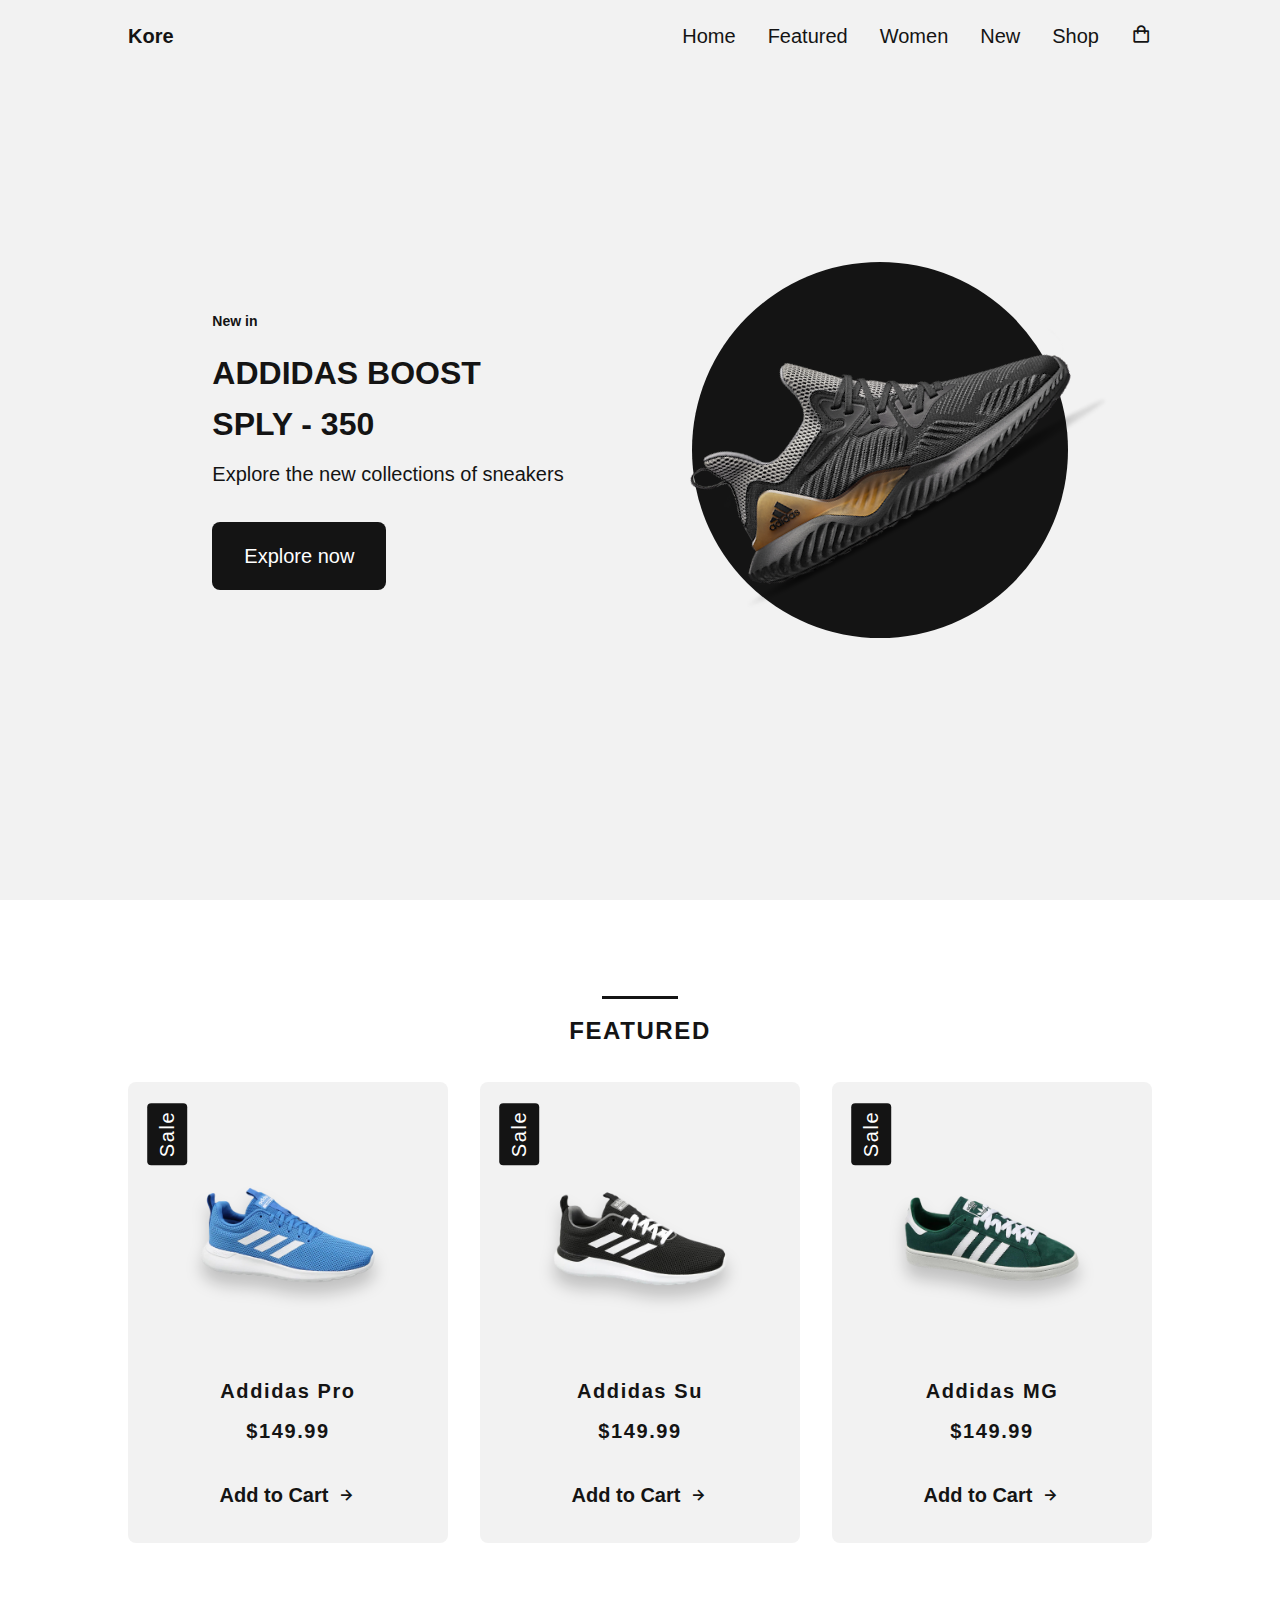
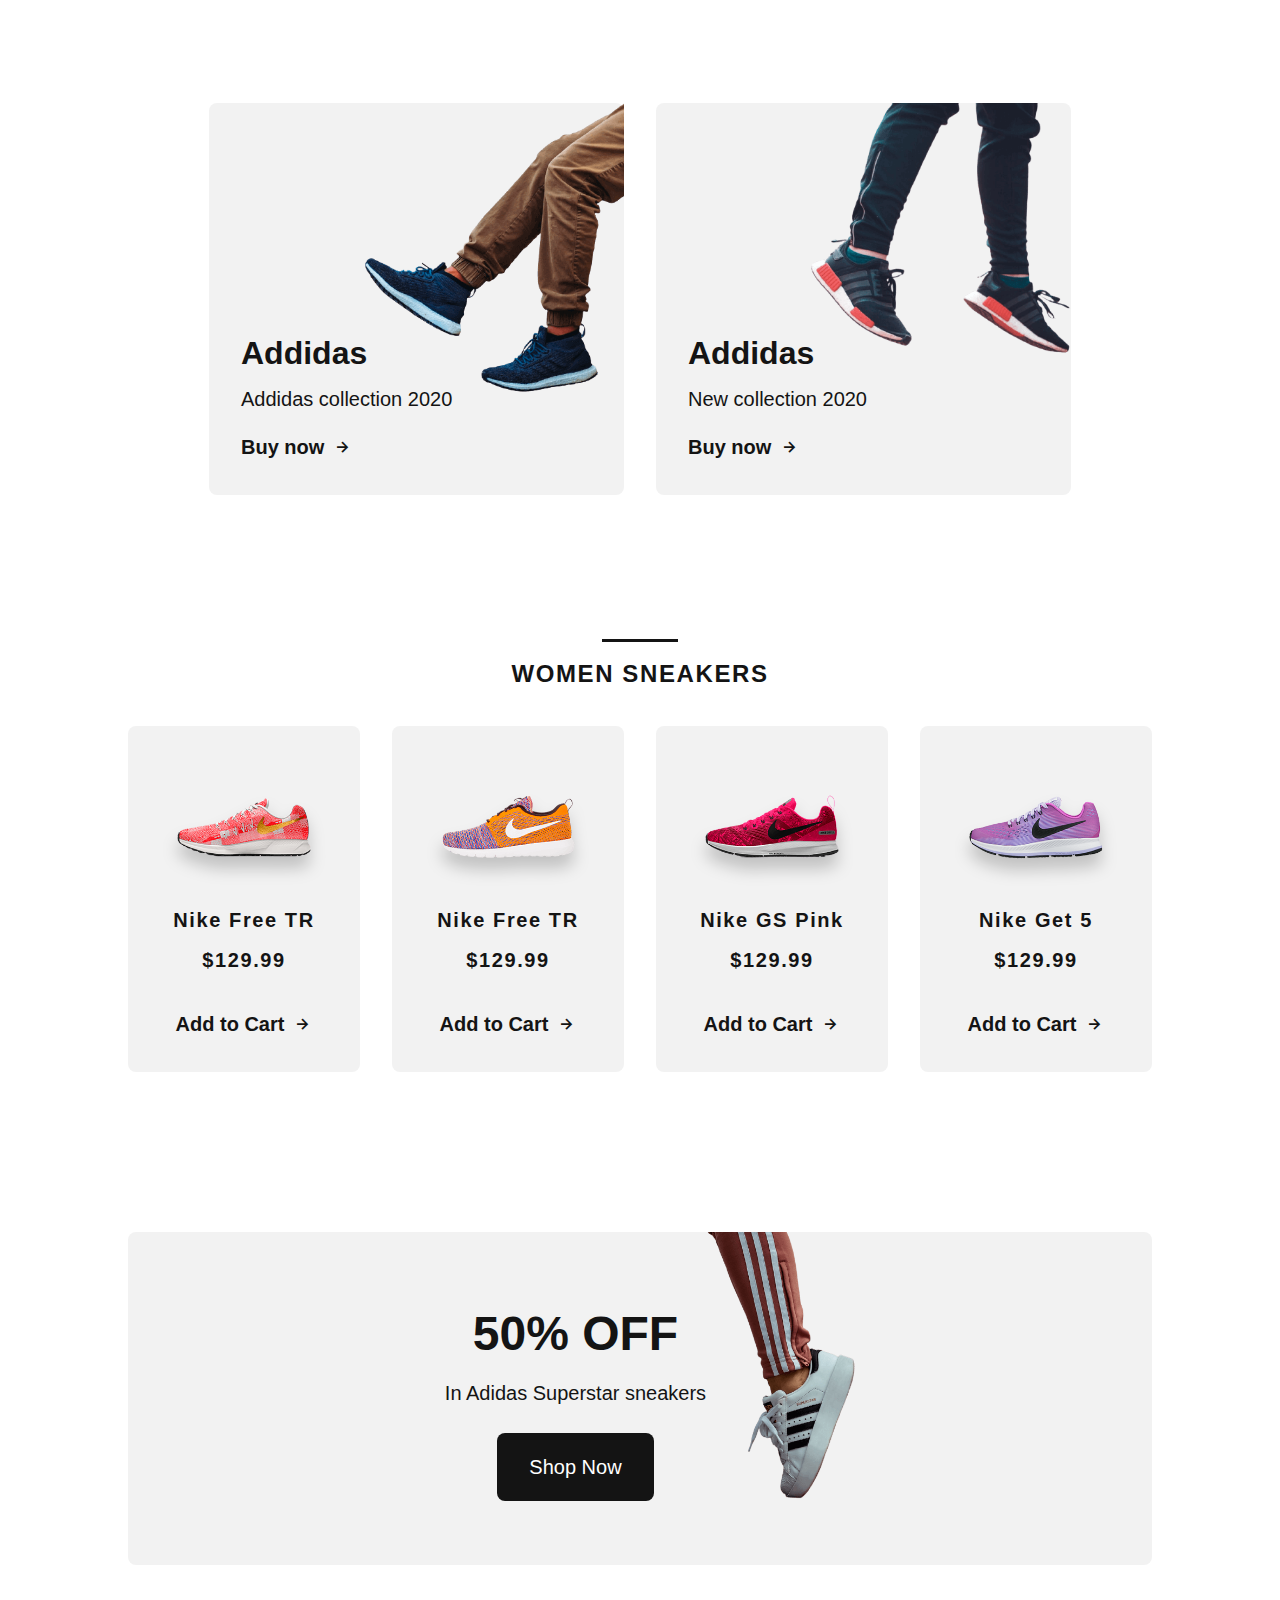
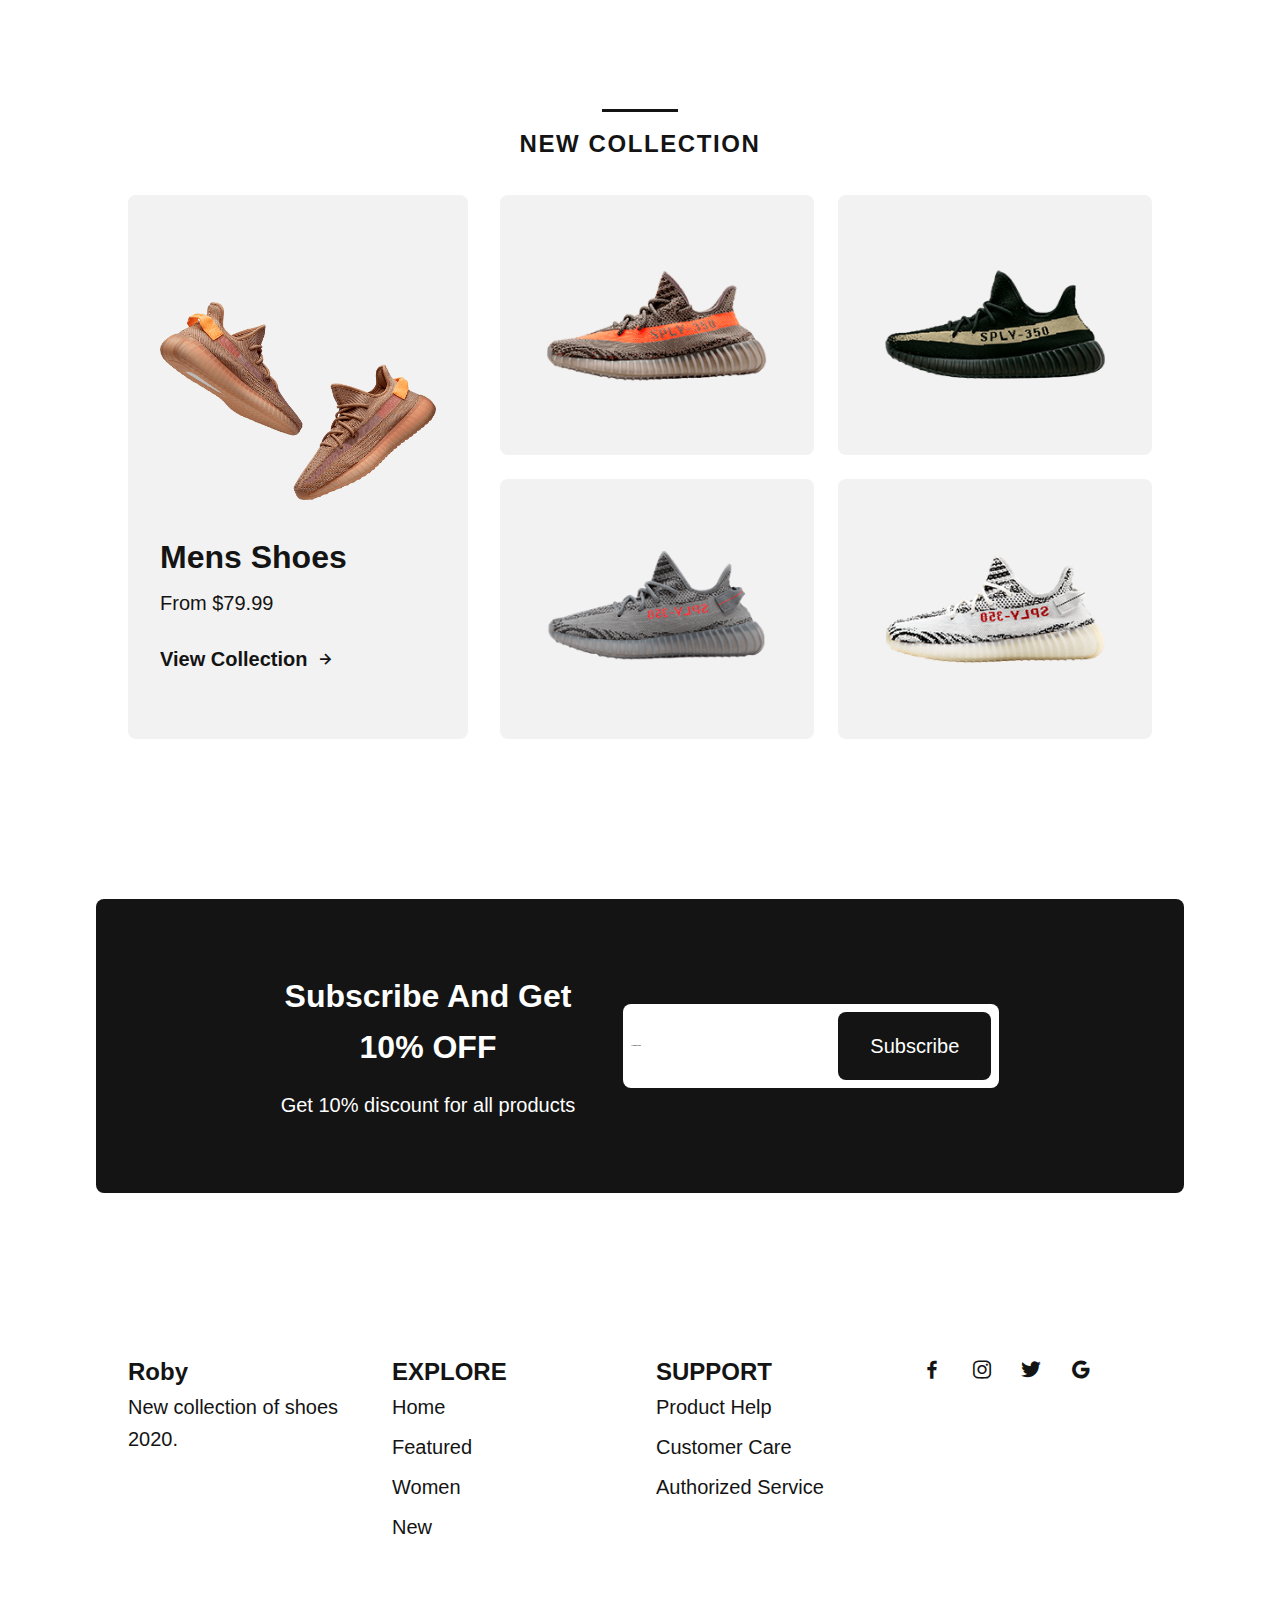
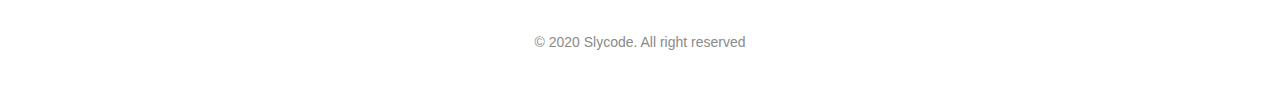
<file: index.html>
<!DOCTYPE html>
<html lang="en">
  <head>
    <meta charset="UTF-8" />
    <meta name="viewport" content="width=device-width, initial-scale=1.0" />
    <title>Sneakers Store</title>
    <!-- font-awesome -->
	
    <!-- styles -->
    <link rel="stylesheet" href="css/index.css" />
	<!-- Box icons-->
	<link href='https://unpkg.com/boxicons@2.0.7/css/boxicons.min.css' rel='stylesheet'>
	<script src="js/index.js"></script>
  </head>
  <body>
    <div class="header" id="header">
		<nav class="nav bd-grid">
		<button class="nav-toggle">
            <i class="bx bxs-grid"></i>
          </button>
		
		
		<a href="#" class="nav_logo">Kore</a>
		<div class="nav_menu" id="nav-menu">
		<ul class="links">
		<li class="nav_item"><a href="#home" class="nav_link">Home</a></li>
		<li class="nav_item"><a href="#featured" class="nav_link">Featured</a></li>
		<li class="nav_item"><a href="#women" class="nav_link">Women</a></li>
		<li class="nav_item"><a href="#new" class="nav_link">New</a></li>
		<li class="nav_item"><a href="shop.html" class="nav_link">Shop</a></li>
		</ul>
		</div>
		
		<div class="nav_shop">
		<i class="bx bx-shopping-bag" ></i>
		</div>
		</nav>
		</div>
	<main class="main1">
		<!-- Home-->
		<section class="home" id="home">
		<div class="home_container bd-grid">
		<div class="home_sneaker">
		<div class="home_shape"></div>
		<img src="img/mysneakers1.png" alt="" class="home_img">
		</div>
		<div class="home_data">
			<span class="home_new">New in</span>
			<h1 class="home_title">ADDIDAS BOOST <br> SPLY - 350</h1>
			<p class="home_description">Explore the new collections of sneakers</p>
			<a href="#" class="button">Explore now</a>
		</div>
		</div>
		</section>
		<!-- Featured-->
		<section class="featured section" id="featured">
			<h2 class="section-title">FEATURED</h2>
			
			<div class="featured_container bd-grid">
			<article class="sneaker">
				<div class="sneaker_sale">Sale</div>
				<img src="img/mysneakers2.png" alt="" class="sneaker_img">
				<span class="sneaker_name">Addidas Pro </span>
				<span class="sneaker_price">$149.99</span>
				<a href="" class="button-light">Add to Cart<i class='bx bx-right-arrow-alt button-icon' ></i></a>
			</article>
			
			<article class="sneaker">
				<div class="sneaker_sale">Sale</div>
				<img src="img/mysneakers3.png" alt="" class="sneaker_img">
				<span class="sneaker_name">Addidas Su</span>
				<span class="sneaker_price">$149.99</span>
				<a href="" class="button-light">Add to Cart<i class='bx bx-right-arrow-alt button-icon' ></i></a>
			</article>
			
			<article class="sneaker">
				<div class="sneaker_sale">Sale</div>
				<img src="img/mysneakers4.png" alt="" class="sneaker_img">
				<span class="sneaker_name">Addidas MG</span>
				<span class="sneaker_price">$149.99</span>
				<a href="" class="button-light">Add to Cart<i class='bx bx-right-arrow-alt button-icon' ></i></a>
			</article>
			</div>
		</section>
      <!--COLLECTION-->
	  <section class="collection section">
		<div class="collection_container bd-grid">
			<div class="collection_card">
			<div class="collection_data">
			<h3 class="collection_name">Addidas</h3>
			<p class="collection_description">Addidas collection 2020</p>
			<a href="#" class="button-light">Buy now <i class='bx bx-right-arrow-alt button-icon' ></i></a>
		</div>
		
			<img src="img/collection1.png" alt="" class="collection_img">
		</div>
		
		<div class="collection_card">
			<div class="collection_data">
			<h3 class="collection_name">Addidas</h3>
			<p class="collection_description">New collection 2020</p>
			<a href="#" class="button-light">Buy now <i class='bx bx-right-arrow-alt button-icon' ></i></a>
		</div>
		
			<img src="img/collection2.png" alt="" class="collection_img">
		</div>
		</div>
	  </section>
	  <section class="women section" id="women">
			<h2 class="section-title">WOMEN SNEAKERS</h2>
			
			<div class="women_container bd-grid">
			<article class="sneaker">
				<img src="img/women1.png" alt="" class="sneaker_img">
				<span class="sneaker_name">Nike Free TR</span>
				<span class="sneaker_price">$129.99</span>
				<a href="" class="button-light">Add to Cart<i class='bx bx-right-arrow-alt button-icon' ></i></a>
			</article>
			
			<article class="sneaker">
				<img src="img/women2.png" alt="" class="sneaker_img">
				<span class="sneaker_name">Nike Free TR</span>
				<span class="sneaker_price">$129.99</span>
				<a href="" class="button-light">Add to Cart<i class='bx bx-right-arrow-alt button-icon' ></i></a>
			</article>
			
			<article class="sneaker">
				<img src="img/women3.png" alt="" class="sneaker_img">
				<span class="sneaker_name">Nike GS Pink</span>
				<span class="sneaker_price">$129.99</span>
				<a href="" class="button-light">Add to Cart<i class='bx bx-right-arrow-alt button-icon' ></i></a>
			</article>
			
			<article class="sneaker">
				<img src="img/women4.png" alt="" class="sneaker_img">
				<span class="sneaker_name">Nike Get 5</span>
				<span class="sneaker_price">$129.99</span>
				<a href="" class="button-light">Add to Cart<i class='bx bx-right-arrow-alt button-icon' ></i></a>
			</article>
			</div>
	  </section>
	  <!--OFFER-->
	  <section class="offer section">
		<div class="offer_container bd-grid">
		<div class="offer_data">
			<h3 class="offer_title">50% OFF</h3>
			<p class="offer_description">In Adidas Superstar sneakers</p>
			<a href="#" class="button">Shop Now</a>
			</div>
			
			<img src="img/offert.png" alt="" class="offer_img">
			</div>
		</section>
		
		<!--New collection-->
		<section class="new section" id="new">
			<h2 class="section-title">NEW COLLECTION</h2>
			
			<div class="new_container bd-grid">
				<div class="new_mens">
					<img src="img/new1.png" alt="" class="new_mens-img">
					<h3 class="new_title">Mens Shoes</h3>
					<span class="new_price">From $79.99</span>
					<a href="#" class="button-light">View Collection <i class='bx bx-right-arrow-alt button-icon' ></i></a>
				</div>
				
				 <div class="new_sneaker">
					<div class="new_sneaker-card">
						<img src="img/new2.png" alt="" class="new_sneaker-img">
						<div class="new_sneaker-overlay">
							<a href="#" class="button">Add to Cart</a>
						</div>
					</div>
					
					<div class="new_sneaker-card">
						<img src="img/new3.png" alt="" class="new_sneaker-img">
						<div class="new_sneaker-overlay">
							<a href="#" class="button">Add to Cart</a>
						</div>
					</div>
					
					<div class="new_sneaker-card">
						<img src="img/new4.png" alt="" class="new_sneaker-img">
						<div class="new_sneaker-overlay">
							<a href="#" class="button">Add to Cart</a>
						</div>
					</div>
					
					<div class="new_sneaker-card">
						<img src="img/new5.png" alt="" class="new_sneaker-img">
						<div class="new_sneaker-overlay">
							<a href="#" class="button">Add to Cart</a>
						</div>
					</div>
				</div>
			</div>
			</section>
			<!--NEWSLETTER-->
			<section class="newsletter section">
				<div class="newsletter_container bd-grid">
				<div>
					<h3 class="newsletter_title">Subscribe And Get <br> 10% OFF</h3>
					<p class="newsletter_description">Get 10% discount for all products</p>
				</div>
				
				<form action="" class="newsletter_subscribe">
				<input type="text" placeholder="@email.com" class="newsletter_input">
				<a href="#" class="button">Subscribe</a>
				</form>
				</div>
			</section>
    </main>
	
	<!--FOOTER-->
	<footer class="footer section">
		<div class="footer_container bd-grid">
			<div class="footer_box">
			<h3 class="footer_title">Roby</h3>
			<p class="footer_description">New collection of shoes 2020.</p>
			</div>
			
			<div class="footer_box">
			<h3 class="footer_title">EXPLORE</h3>
			<ul>
			<li><a href="#home" class="footer_link">Home</a></li>
			<li><a href="#featured" class="footer_link">Featured</a></li>
			<li><a href="#women" class="footer_link">Women</a></li>
			<li><a href="#new" class="footer_link">New</a></li>
			</ul>
			</div>
			
			<div class="footer_box">
			<h3 class="footer_title">SUPPORT</h3>
			<ul>
			<li><a href="#home" class="footer_link">Product Help</a></li>
			<li><a href="#featured" class="footer_link">Customer Care</a></li>
			<li><a href="#featured" class="footer_link">Authorized Service</a></li>
			</ul>
			</div>
			
			<div class="footer_box">
				<a href="#" class="footer_social"><i class='bx bxl-facebook' ></i></a>
				<a href="#" class="footer_social"><i class='bx bxl-instagram' ></i></a>
				<a href="#" class="footer_social"><i class='bx bxl-twitter' ></i></a>
				<a href="#" class="footer_social"><i class='bx bxl-google' ></i></a>
			</div>
		</div>
		
		<p class="footer_copy">&#169; 2020 Slycode. All right reserved</p>
	</footer>
	</body>
	</html>
</file>
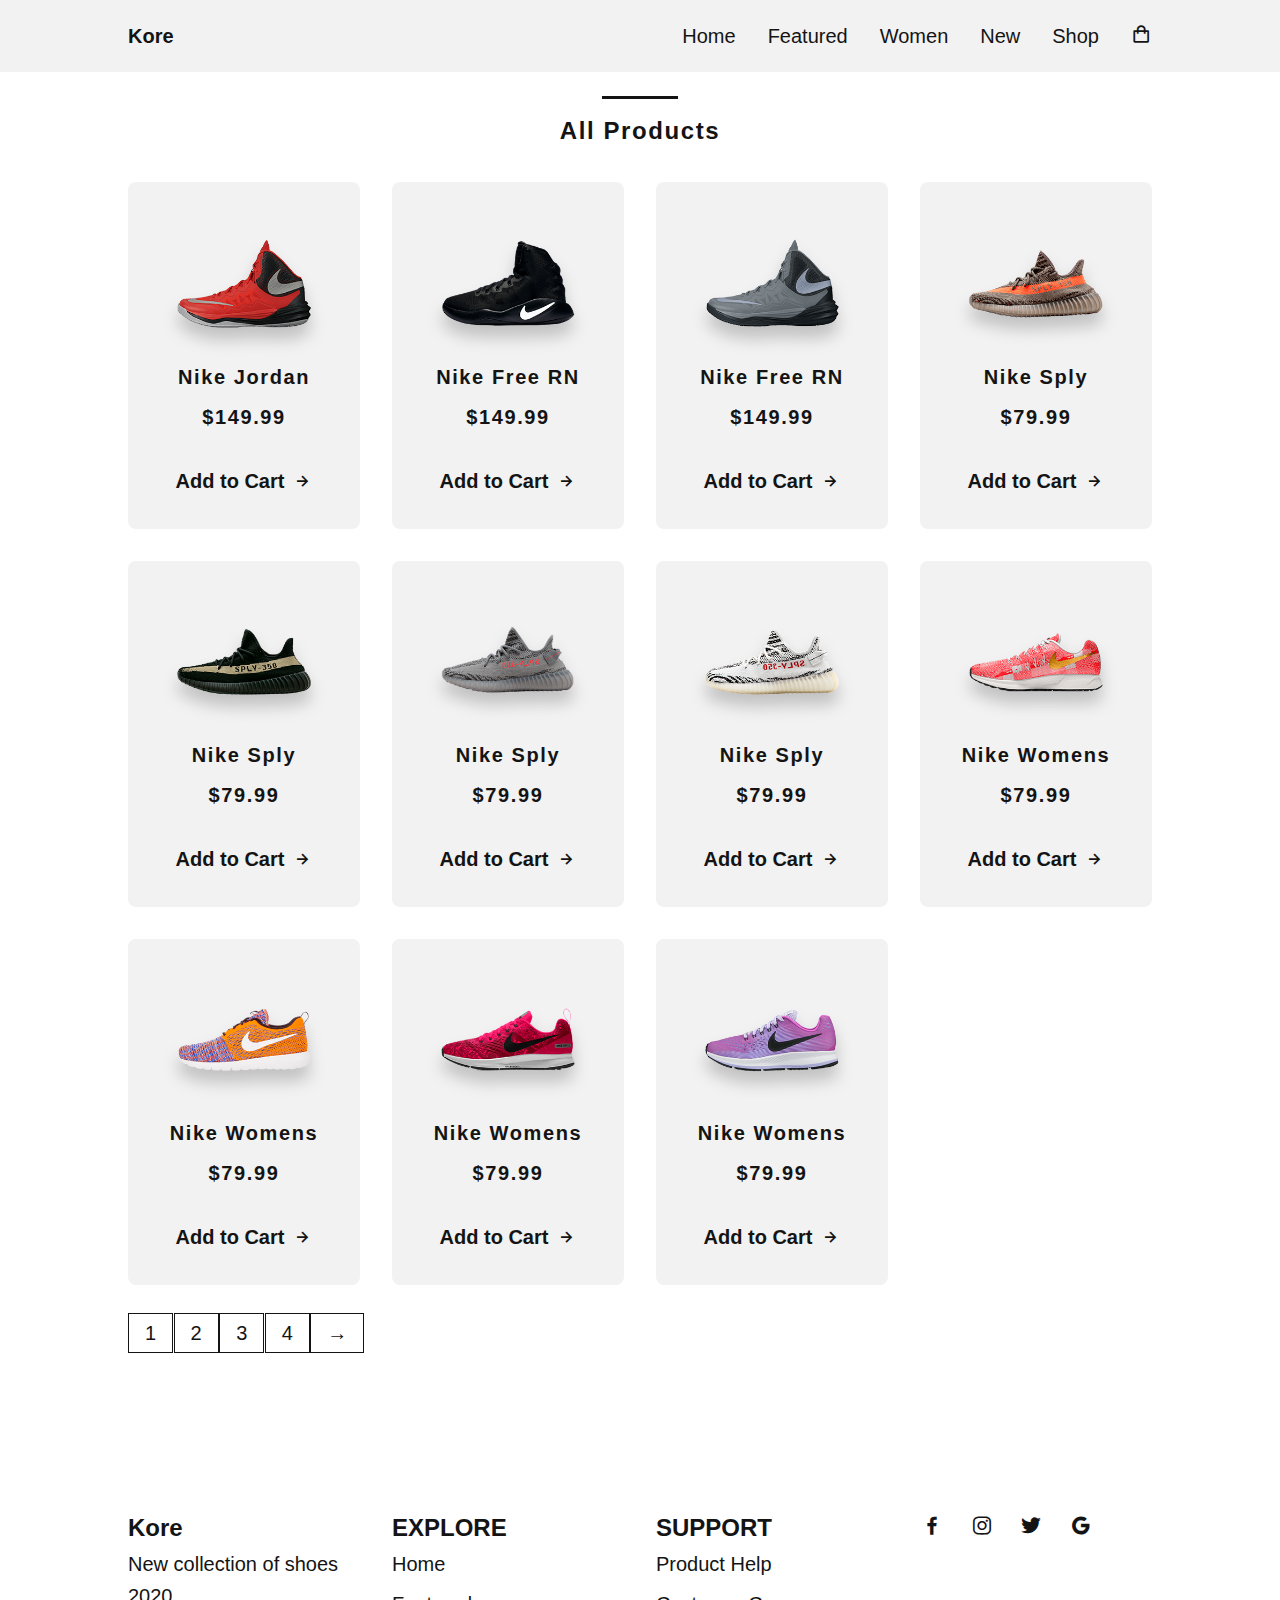
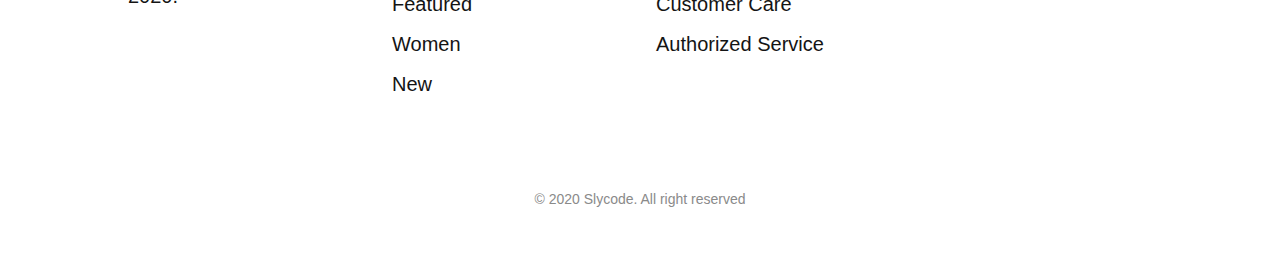
<file: shop.html>
<!DOCTYPE html>
<html lang="en">
<head>
	<meta charset="UTF-8" />
    <meta name="viewport" content="width=device-width, initial-scale=1.0" />
<title>Responsive Ecommerce website sneakers</title>
<!-- styles -->
    <link rel="stylesheet" href="css/index.css" />
	<!-- Box icons-->
	<link href='https://unpkg.com/boxicons@2.0.7/css/boxicons.min.css' rel='stylesheet'>
	<script src="js/index.js"></script>
</head>
<body>

<!--Header--->
<header class="header" id="header">
<nav class="nav bd-grid">
		<button class="nav-toggle">
            <i class="bx bxs-grid"></i>
          </button>
		
		
		<a href="#" class="nav_logo">Kore</a>
		<div class="nav_menu" id="nav-menu">
		<ul class="links">
		<li class="nav_item"><a href="index.html" class="nav_link">Home</a></li>
		<li class="nav_item"><a href="index.html#featured" class="nav_link">Featured</a></li>
		<li class="nav_item"><a href="index.html#women" class="nav_link">Women</a></li>
		<li class="nav_item"><a href="index.html#new" class="nav_link">New</a></li>
		<li class="nav_item"><a href="#shop" class="nav_link active"></a>Shop</li>
		</ul>
		</div>
		
		<div class="nav_shop">
		<i class="bx bx-shopping-bag" ></i>
		</div>
		</nav>
</header>

<main class="main1">
	<!-- All products -->
	<section class="featured section" id="shop">
			<h2 class="section-title">All Products</h2>
			
			<div class="featured_container bd-grid">
			<article class="sneaker">
				<img src="img/featured1.png" alt="" class="sneaker_img">
				<span class="sneaker_name">Nike Jordan </span>
				<span class="sneaker_price">$149.99</span>
				<a href="" class="button-light">Add to Cart<i class='bx bx-right-arrow-alt button-icon' ></i></a>
			</article>
			
			<article class="sneaker">
				<img src="img/featured2.png" alt="" class="sneaker_img">
				<span class="sneaker_name">Nike Free RN</span>
				<span class="sneaker_price">$149.99</span>
				<a href="" class="button-light">Add to Cart<i class='bx bx-right-arrow-alt button-icon' ></i></a>
			</article>
			
			<article class="sneaker">
				<img src="img/featured3.png" alt="" class="sneaker_img">
				<span class="sneaker_name">Nike Free RN</span>
				<span class="sneaker_price">$149.99</span>
				<a href="" class="button-light">Add to Cart<i class='bx bx-right-arrow-alt button-icon' ></i></a>
			</article>
			
			<article class="sneaker">
				<img src="img/new2.png" alt="" class="sneaker_img">
				<span class="sneaker_name">Nike Sply</span>
				<span class="sneaker_price">$79.99</span>
				<a href="" class="button-light">Add to Cart<i class='bx bx-right-arrow-alt button-icon' ></i></a>
			</article>
			
			<article class="sneaker">
				<img src="img/new3.png" alt="" class="sneaker_img">
				<span class="sneaker_name">Nike Sply</span>
				<span class="sneaker_price">$79.99</span>
				<a href="" class="button-light">Add to Cart<i class='bx bx-right-arrow-alt button-icon' ></i></a>
			</article>
			
			<article class="sneaker">
				<img src="img/new4.png" alt="" class="sneaker_img">
				<span class="sneaker_name">Nike Sply</span>
				<span class="sneaker_price">$79.99</span>
				<a href="" class="button-light">Add to Cart<i class='bx bx-right-arrow-alt button-icon' ></i></a>
			</article>
			
			<article class="sneaker">
				<img src="img/new5.png" alt="" class="sneaker_img">
				<span class="sneaker_name">Nike Sply</span>
				<span class="sneaker_price">$79.99</span>
				<a href="" class="button-light">Add to Cart<i class='bx bx-right-arrow-alt button-icon' ></i></a>
			</article>
			
			<article class="sneaker">
				<img src="img/women1.png" alt="" class="sneaker_img">
				<span class="sneaker_name">Nike Womens</span>
				<span class="sneaker_price">$79.99</span>
				<a href="" class="button-light">Add to Cart<i class='bx bx-right-arrow-alt button-icon' ></i></a>
			</article>
			
			<article class="sneaker">
				<img src="img/women2.png" alt="" class="sneaker_img">
				<span class="sneaker_name">Nike Womens</span>
				<span class="sneaker_price">$79.99</span>
				<a href="" class="button-light">Add to Cart<i class='bx bx-right-arrow-alt button-icon' ></i></a>
			</article>
			
			<article class="sneaker">
				<img src="img/women3.png" alt="" class="sneaker_img">
				<span class="sneaker_name">Nike Womens</span>
				<span class="sneaker_price">$79.99</span>
				<a href="" class="button-light">Add to Cart<i class='bx bx-right-arrow-alt button-icon' ></i></a>
			</article>
			
			<article class="sneaker">
				<img src="img/women4.png" alt="" class="sneaker_img">
				<span class="sneaker_name">Nike Womens</span>
				<span class="sneaker_price">$79.99</span>
				<a href="" class="button-light">Add to Cart<i class='bx bx-right-arrow-alt button-icon' ></i></a>
			</article>
			
			
			</div>
			
			
			<div class="sneaker_pages bd-grid">
				<div>
				<span class="sneaker_pag">1</span>
				<span class="sneaker_pag">2</span>
				<span class="sneaker_pag">3</span>
				<span class="sneaker_pag">4</span>
				<span class="sneaker_pag">&#8594;</span>
				</div>
			</div>
		</section>
</main>

<!---FOOTER---->
<footer class="footer section">
		<div class="footer_container bd-grid">
			<div class="footer_box">
			<h3 class="footer_title">Kore</h3>
			<p class="footer_description">New collection of shoes 2020.</p>
			</div>
			
			<div class="footer_box">
			<h3 class="footer_title">EXPLORE</h3>
			<ul>
			<li><a href="#home" class="footer_link">Home</a></li>
			<li><a href="#featured" class="footer_link">Featured</a></li>
			<li><a href="#women" class="footer_link">Women</a></li>
			<li><a href="#new" class="footer_link">New</a></li>
			</ul>
			</div>
			
			<div class="footer_box">
			<h3 class="footer_title">SUPPORT</h3>
			<ul>
			<li><a href="#home" class="footer_link">Product Help</a></li>
			<li><a href="#featured" class="footer_link">Customer Care</a></li>
			<li><a href="#featured" class="footer_link">Authorized Service</a></li>
			</ul>
			</div>
			
			<div class="footer_box">
				<a href="#" class="footer_social"><i class='bx bxl-facebook' ></i></a>
				<a href="#" class="footer_social"><i class='bx bxl-instagram' ></i></a>
				<a href="#" class="footer_social"><i class='bx bxl-twitter' ></i></a>
				<a href="#" class="footer_social"><i class='bx bxl-google' ></i></a>
			</div>
		</div>
		
		<p class="footer_copy">&#169; 2020 Slycode. All right reserved</p>
	</footer>

<!---MAIN JS--->
</body>
</html>
</file>
<file: css/index.css>
/*
=============== 
Fonts
===============
*/
@import url("https://fonts.googleapis.com/css?family=Open+Sans|Roboto:400,700&display=swap");

/*
=============== 
Variables
===============
*/
:root{
	--header-height:3rem;
	
	/*font weight*/
	--font-medium:500;
	--font-semi-bold:600;
	--font-bold:700;
	/*colors*/
	--dark-color:#141414;
	--dark-color-light:#8A8A8A;
	--dark-color-lighten:#f2f2f2;
	--white-color:#FFF;
	/* FONT AND TYPOGRAPHY*/
	--body-font:"Poppins", sans-serif;
	--big-font-size:1.25rem;
	--bigger-font-size:1.5rem;
	--biggest-font-size:2rem;
	--h2-font-size:1.25rem;
	--normal-font-size:.938rem;
	--smaller-font-size:.813rem;
	/*Margins*/
	--mb-1:.5rem;
	--mb-2:1rem;
	--mb-3:1.5rem;
	--mb-4:2rem;
	--mb-5:2.5rem;
	--mb-6:2rem;
	/*z index*/
	--z-fixed:100;
	/* rotate img*/
	--rotate-img:rotate(-30deg);
}
@media screen and (min-width: 768px){
	:root{
	--big-font-size:1.5rem;
	--bigger-font-size:2rem;
	--biggest-font-size:3rem;
	--normal-font-size:.1rem;
	--smaller-font-size:.875rem;
	}
}
  /* Base */
  *,::before,::after{
	  margin: 0;
	  padding: 0;
  }
html{
	scroll-behavior:smooth;
}
body{
	margin:var(--header-height)0 0 0;
	font-family:var(--body-font);
	font-size:var(--normal-font-size);
	font-weight:var(--font-medium);
	color:var(--dark-color);
	line-height:1.6;
}
h1,h2,h3,p,ul{
	margin:0;
}
ul{
	padding:0;
	list-style:none;
	
}
a{
	text-decoration:none;
	color:var(--dark-color);
}
img{
	max-width:100%;
	height:auto;
	display:block;
}

.section{
	padding:5rem 0 2rem;
}
.section-title{
	position:relative;
	font-size:var(--big-font-size);
	margin-bottom:var(--mb-4);
	text-align:center;
	letter-spacing:.1rem;
}
.section-title::after{
	content:"";
	position:absolute;
	width:56px;
	height:.18rem;
	top:-1rem;
	left:0;
	right:0;
	margin:auto;
	background-color:var(--dark-color);
}
/* layout*/
.bd-grid{
	max-width:1024px;
	display:grid;
	grid-template-columns:100%;
	column-gap:2rem;
	width:calc(100% - 2rem);
	margin-left:var(--mb-2);
	margin-right:var(--mb-2);
}
.header{
	width:100%;
	position:fixed;
	top:0;
	left:0;
	z-index:var(--z-fixed);
	background-color:var(--dark-color-lighten);
	    box-sizing: border-box;

}
/* Nav*/
.nav{
	height:var(--header-height);
	display:flex;
	justify-content:space-between;
	align-items:center;
		font-size:1.25rem;

}

@media screen and (max-width:768px) {
	.links{
		position:fixed;
		top:var(--header-height);
		left:-100%;
	  	width:70%;
		height:100vh;
		padding:2rem;
		background-color:var(--white-color);
		transition:.5s;
		
	}
	
}
.nav_item{
	margin-bottom:var(--mb-4);
}
.nav_logo{
	font-weight:var(--font-semi-bold);
}
.nav-toggle, .nav_shop{
	font-size:1.3rem;
	cursor:pointer;
	
}
/* Show menu*/
.show{
	left:0;
}
/*Home*/
.home{
	background-color:var(--dark-color-lighten);
	overflow:hidden;
}
.home_container{
	height:calc(100vh - var(--header-height));
}
.home_sneaker{
	position:relative;
	display:flex;
	justify-content:center;
	align-self:center;
}
.home_shape{
	width:220px;
	height:220px;
	background-color:var(--dark-color);
	border-radius:50%;
}
.home_img{
	position:absolute;
	top:1.5rem;
	max-width:initial;
	width:275px;
	transform:var(--rotate-img);
}
.home_new{
	display:block;
	font-size:var(--smaller-font-size);
	font-weight:var(--font-semi-bold);
	margin-bottom:var(--mb-2);
}
.home_title{
	font-size:var(--bigger-font-size);
	margin-bottom:var(--mb-1);

}
.home_description{
	margin-bottom:var(--mb-6);
		font-size:1.25rem;

}
/*---BUTTONS--*/
.button{
	display:inline-block;
	background-color:var(--dark-color);
	color:var(--white-color);
	padding:1.125rem 2rem;
	font-weight:var(--font-medium);
	font-size:1.25rem;

	border-radius:.5rem;
	transition:.3s;
}
.button:hover{
	transform:translateY(-.25rem);
}
.button-light{
	display:inline-flex;
	color:var(--dark-color);
	font-weight:var(--font-bold);
	align-items:center;
			font-size:1.25rem;

}
.button-icon{
	font-size:1.25rem;
	margin-left:var(--mb-1);
	transition:.3s;
	
}

.button-light:hover .button-icon{
	transform:translateY(.25rem);
}
/*--Featured*/
.featured_container{
	row-gap:2rem;
	grid-template-columns:repeat(auto-fit, minmax(220px, 1fr));
}
.sneaker{
	position:relative;
	display:flex;
	flex-direction:column;
	align-items:center;
	padding:2rem;
	background-color:var(--dark-color-lighten);
	border-radius:.5rem;
	transition:.3s;
}
.sneaker_sale{
	position:absolute;
	left:.5rem;
	background-color:var(--dark-color);
	color:var(--white-color);
	padding:.25rem .5rem;
	border-radius:.25rem;
	font-size:var(--h2-font-size);
	transform:rotate(-90deg);
	letter-spacing:.1rem;
	
}
.sneaker_img{
	width:80%;
	margin-top:var(--mb-3);
	margin-bottom:var(--mb-6);
	/*transform:var(--rotate-img);*/
	filter:drop-shadow(0 12px 8px rgba(0,0,0,.2));
}
.sneaker_name, .sneaker_price{
	font-size:var(--h2-font-size);
	letter-spacing:.1rem;
	font-weight:var(--font-bold);
}
.sneaker_name{
	margin-bottom:var(--mb-1);
}
.sneaker_price{
	margin-bottom:var(--mb-4);
			font-size:1.25rem;

}
.sneaker:hover{
	transform:translateY(-.5rem);
}
.sneaker_pages{
	margin-top:var(--mb-6);
}
.sneaker_pag{
	padding:.5rem 1rem;
	border:1px solid var(--dark-color);
	font-size:1.25rem;

}
.sneaker_pag:hover{
	background-color:var(--dark-color);
	color:var(--white-color);
}
/*--Collection--*/
.collection_container{
	row-gap:2rem;
	justify-content:center;
}
.collection_card{
	position:relative;
	display:flex;
	height:328px;
	background-color:var(--dark-color-lighten);
	padding:2rem;
	border-radius:.5rem;
	transition:.3s;
}
.collection_data{
	align-self:flex-end;
}
.collection_img{
	position:absolute;
	top:0;
	right:0;
	width:230px;
}
.collection_name{
	font-size:var(--bigger-font-size);
	margin-bottom:.25rem;
}
.collection_description{
	margin-bottom:var(--mb-2);
			font-size:1.25rem;

}
.collection_card:hover{
	transform:translateY(-.5rem);
}
/*--Women sneakers*/
.women_container{
	row-gap:2rem;
	grid-template-columns:repeat(auto-fit, minmax(220px, 1fr));
}
/*--OFFER--*/
.offer_container{
	grid-template-columns:55% 45%;
	column-gap:0;
	background-color:var(--dark-color-lighten);
	border-radius:.5rem;
	justify-content:center;
}
.offer_data{
	padding:4rem 0 4rem 1.5rem;
}
.offer_title{
	font-size:var(--biggest-font-size);
	margin-bottom:.25rem;
}
.offer_description{
	margin-bottom:var(--mb-3);
			font-size:1.25rem;

}
.offer_img{
	width:153px;
}
/*--New collection--*/
.new_container{
	row-gap:2rem;
}
.new_mens{
	display:flex;
	flex-direction:column;
	justify-content:center;
	background-color:var(--dark-color-lighten);
	border-radius:.5rem;
	padding:2rem;
}
  .new_mens-img{
	  width:276px;
	  margin-bottom:var(--mb-3);
} 
.new_title{
	font-size:var(--bigger-font-size);
	margin-bottom:.25rem;
}
.new_price{
	display:block;
	margin-bottom:var(--mb-3);
			font-size:1.25rem;

}
 .new_sneaker{
	 display:grid;
	 gap:1.5rem;
	 grid-template-columns:repeat(auto-fit, minmax(220px, 1fr));
 }
 .new_sneaker-card{
	 position:relative;
	 padding:3.5rem 1.5rem;
	 background-color:var(--dark-color-lighten);
	 border-radius:.5rem;
	 overflow:hidden;
	 display:flex;
	 justify-content:center;
 }
 
 .new_sneaker-img{
	 width:220px;
 }
 .new_sneaker-overlay{
	 position:absolute;
	 left:0;
	 bottom:-100%;
	 width:100%;
	 height:100%;
	 display:flex;
	 justify-content:center;
	 align-items:center;
	 background-color:rgba(138,138,138,.3);
	 transition:.3s;
 }
 .new_sneaker-card:hover .new_sneaker-overlay{
	 bottom:0;
 }
 /*---NEWSLETTER--*/
 .newsletter_container{
	 background-color:var(--dark-color);
	 color:var(--white-color);
	 padding:2rem .5rem;
	 border-radius:.5rem;
	 text-align:center;
 }
 .newsletter_title{
	font-size:var(--bigger-font-size);
	margin-bottom:var(--mb-2);	
 }
 .newsletter_description{
	 margin-bottom:var(--mb-5);
	 		font-size:1.25rem;

 }
 .newsletter_subscribe{
	 display:flex;
	 column-gap:.5rem;
	 background-color:var(--white-color);
	 padding:.5rem;
	 border-radius:.5rem;
 }
 .newsletter_input{
	 outline:none;
	 border:none;
	 width:90%;
	 font-size:var(--normal-font-size);
 }
 .newsletter_input::placeholder{
	 color:var(--dark-color);
	 font-family:var(--body-font);
	 font-size:var(--normal-font-size);
	 font-weight:var(--font-semi-bold);
 }
 /*--FOOTER--*/
 .footer_container{
	 grid-template-columns:repeat(auto-fit, minmax(220px, 1fr));
	 	font-size:1.25rem;
    box-sizing: border-box;

 }
 .footer_box{
	 margin-bottom:var(--mb-4);
 }
 .footer_title{
	 font-size:var(--big-font-size);
 }
 .footer_link{
	 display:block;
	 width:max-content;
	 margin-bottom:var(--mb-1);
 }
 .footer_social{
	 font-size:1.5rem;
	 margin-right:1.25rem;
 }
 .footer_copy{
	 padding-top:3rem;
	 font-size:var(--smaller-font-size);
	 color:var(--dark-color-light);
	 text-align:center;
 }
 
 /*--Media queries*/
 @media screen and (min-width: 576px){
	 .collection_container{
		 grid-template-columns:425px;
	 }
	 .collection_img{
		width:260px; 
	 }
	 .offer_container{
		 grid-template-columns:max-content max-content;
	 }
	 .offer_data{
		 text-align:center;
	 }
	 .new_mens{
		 align-items:center;
	 }
 }

 
@media screen and (min-width: 768px){
	body{
		margin:0;
	}
	.section{
		padding:7rem 0 3rem;
	}
	.section-title::after{
		width:76px;
	}
	.nav{
		height:calc(var(--header-height) + 1.5rem);
	}
	.nav_menu{
		margin-left:auto;
	}
	.links{
		display:flex;
	}
	.nav_item{
		margin-left:var(--mb-6);
		margin-bottom:0;
	}
	.nav-toggle{
		display:none;
	}
	.home_container{
		height:100vh;
		grid-template-columns:max-content max-content;
		justify-content:center;
		align-items:center;
	}
	.home_sneaker{
		order:1;
	}
	.home_shape{
		width:376px;
		height:376px;
	}
	.home_img{
		width:470px;
		top:3.5rem;
		right:0;
		left:-3rem
	}
	.newsletter_container{
		grid-template-columns:max-content max-content;
		justify-content:center;
		align-items:center;
		padding:4.5rem 2rem;
		column-gap:3rem;
	}
	.newsletter_description{
		margin-bottom:0;
	}
	.newsletter_subscribe{
		width:360px;
		height:max-content;
	}
}
@media screen and (min-width: 1024px){
	.bd-grid{
		margin-left:auto;
		margin-right:auto;
	}
	.home_container{
		column-gap:8rem;
	}
	.collection_container{
		grid-template-columns:repeat(2, 415px);
	}
	.new_container{
		grid-template-columns:max-content 1fr;
	}
	.new_mens{
		align-items:initial;
		justify-content:flex-end;
		padding:4rem 2rem;
	}
	.new_mens-img{
		margin-bottom:var(--mb-6);
	}
}
</file>
